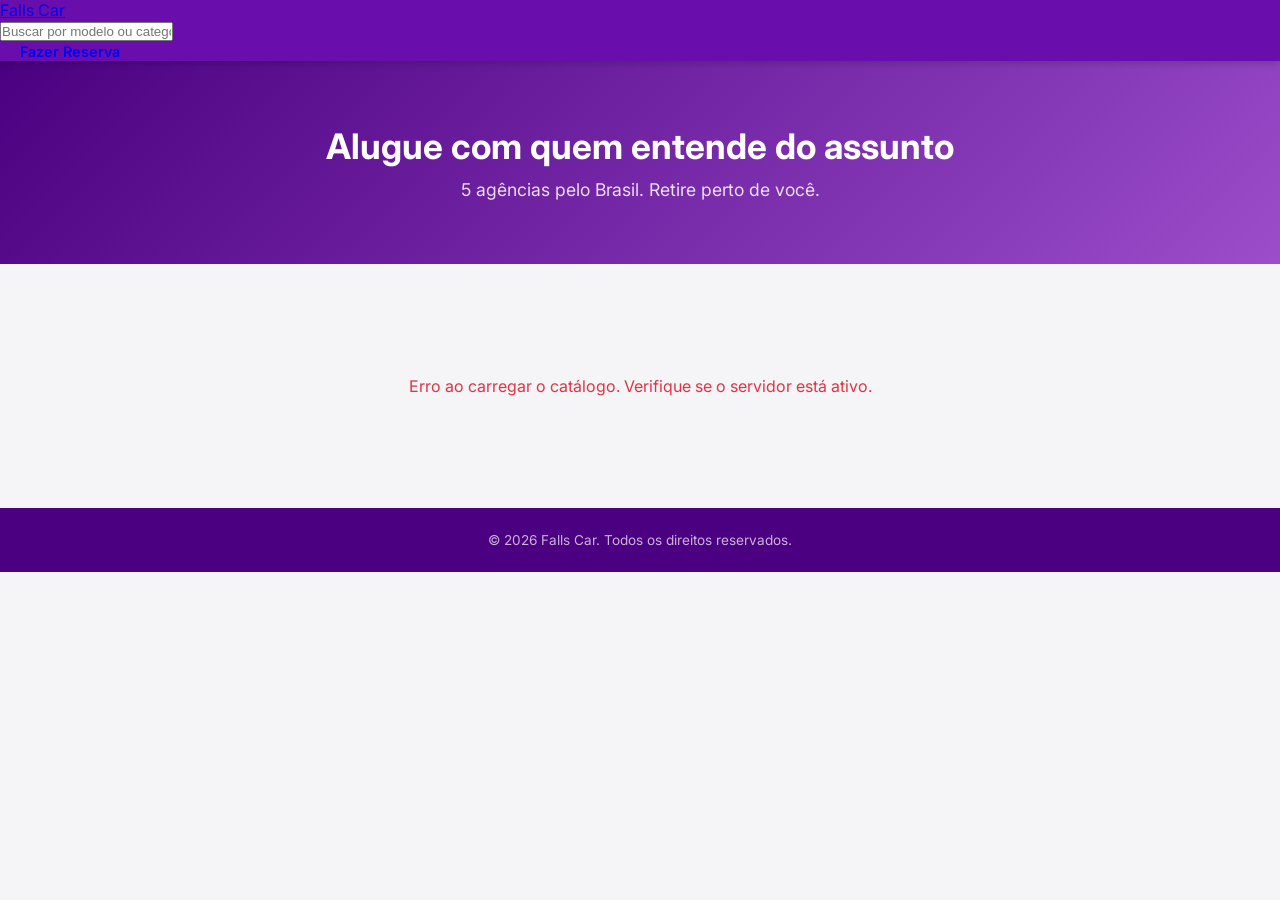
<file: frontend/index.html>
<!DOCTYPE html>
<html lang="pt-BR">
<head>
    <meta charset="UTF-8">
    <meta name="viewport" content="width=device-width, initial-scale=1.0">
    <title>Falls Car - Locadora de Veículos</title>
    <link rel="stylesheet" href="assets/css/style.css">
</head>
<body>

    <header class="header">
        <div class="header__inner">
            <a href="index.html" class="header__logo">Falls <span>Car</span></a>
            <div class="header__search">
                <input type="text" id="campoBusca" placeholder="Buscar por modelo ou categoria...">
            </div>
            <a href="checkout.html" class="btn btn--outline">Fazer Reserva</a>
        </div>
    </header>

    <main class="main">
        <section class="hero">
            <div class="hero__content">
                <h1>Alugue com quem entende do assunto</h1>
                <p>5 agências pelo Brasil. Retire perto de você.</p>
            </div>
        </section>

        <section class="vitrine">
            <div class="vitrine__inner">
                <div id="catalogoContainer"></div>
            </div>
        </section>
    </main>

    <footer class="footer">
        <p>&copy; 2026 Falls Car. Todos os direitos reservados.</p>
    </footer>

    <script src="assets/js/main.js"></script>
</body>
</html>
</file>
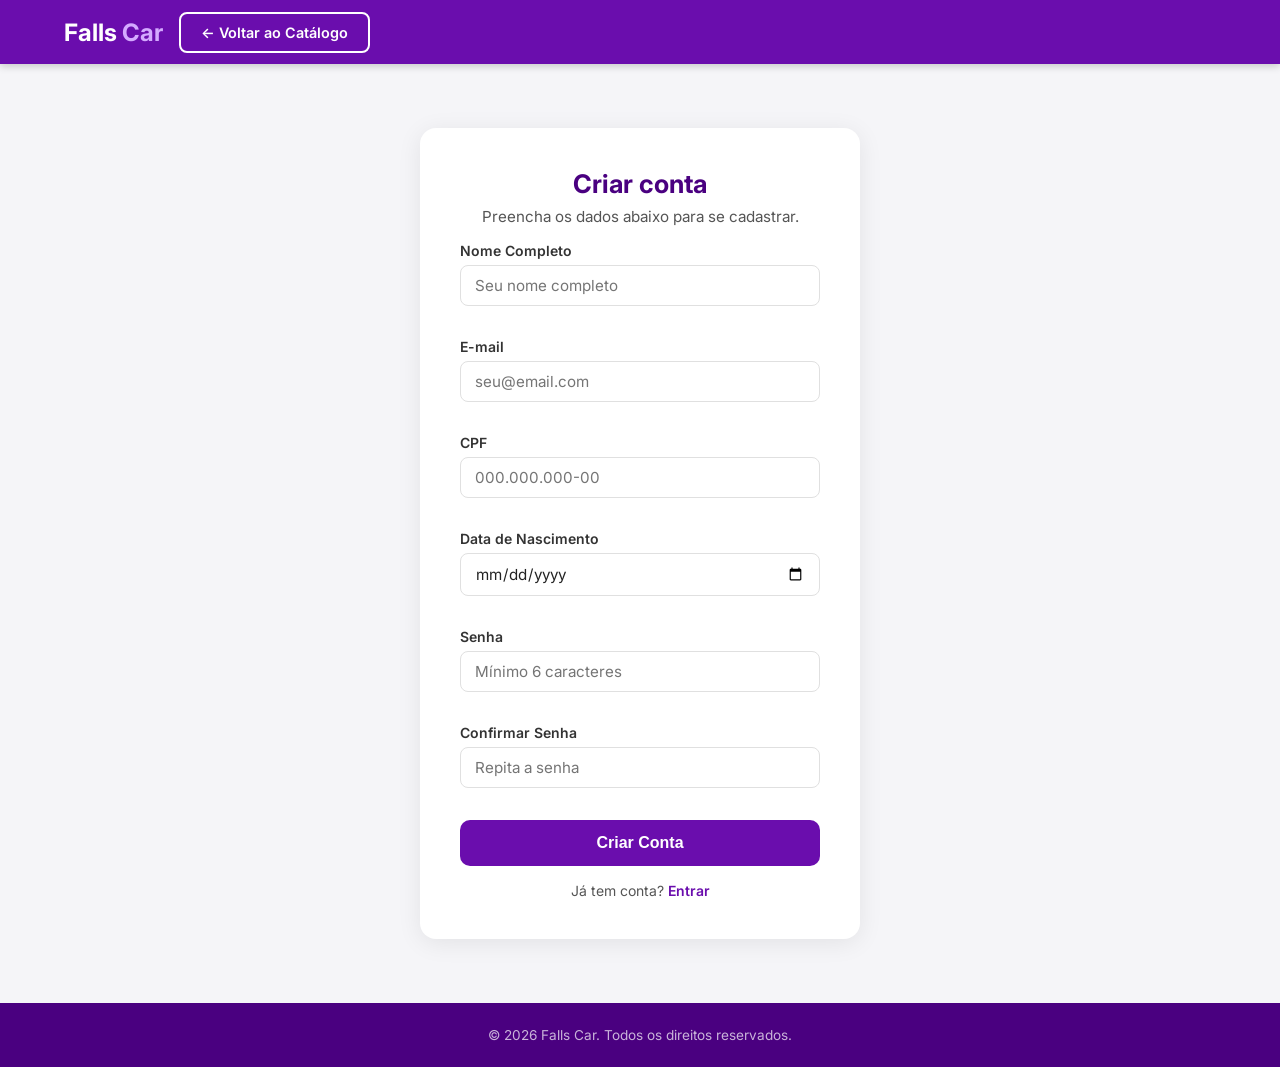
<file: frontend/cadastro.html>
<!DOCTYPE html>
<html lang="pt-BR">
<head>
    <meta charset="UTF-8">
    <meta name="viewport" content="width=device-width, initial-scale=1.0">
    <title>Falls Car - Cadastro</title>
    <link rel="stylesheet" href="assets/css/style.css">
</head>
<body>

    <header class="header">
        <div class="headerInner">
            <a href="index.html" class="headerLogo">Falls <span>Car</span></a>
            <a href="index.html" class="btn btnOutline">← Voltar ao Catálogo</a>
        </div>
    </header>

    <main class="main">
        <section class="auth">
            <div class="authCard">
                <h1 class="authTitulo">Criar conta</h1>
                <p class="authSubtitulo">Preencha os dados abaixo para se cadastrar.</p>

                <div id="mensagemRetorno" class="oculto"></div>

                <div class="campo">
                    <label for="nome">Nome Completo</label>
                    <input type="text" id="nome" placeholder="Seu nome completo">
                </div>

                <div class="campo">
                    <label for="email">E-mail</label>
                    <input type="email" id="email" placeholder="seu@email.com">
                </div>

                <div class="campo">
                    <label for="cpf">CPF</label>
                    <input type="text" id="cpf" placeholder="000.000.000-00" maxlength="14">
                </div>

                <div class="campo">
                    <label for="dataNasc">Data de Nascimento</label>
                    <input type="date" id="dataNasc">
                </div>

                <div class="campo">
                    <label for="senha">Senha</label>
                    <input type="password" id="senha" placeholder="Mínimo 6 caracteres">
                </div>

                <div class="campo">
                    <label for="confirmarSenha">Confirmar Senha</label>
                    <input type="password" id="confirmarSenha" placeholder="Repita a senha">
                </div>

                <button class="btn btnPrimary btnFull" id="btnCadastrar">Criar Conta</button>

                <p class="authLink">Já tem conta? <a href="login.html">Entrar</a></p>
            </div>
        </section>
    </main>

    <footer class="footer">
        <p>&copy; 2026 Falls Car. Todos os direitos reservados.</p>
    </footer>

    <script src="assets/js/cadastro.js"></script>
</body>
</html>
</file>
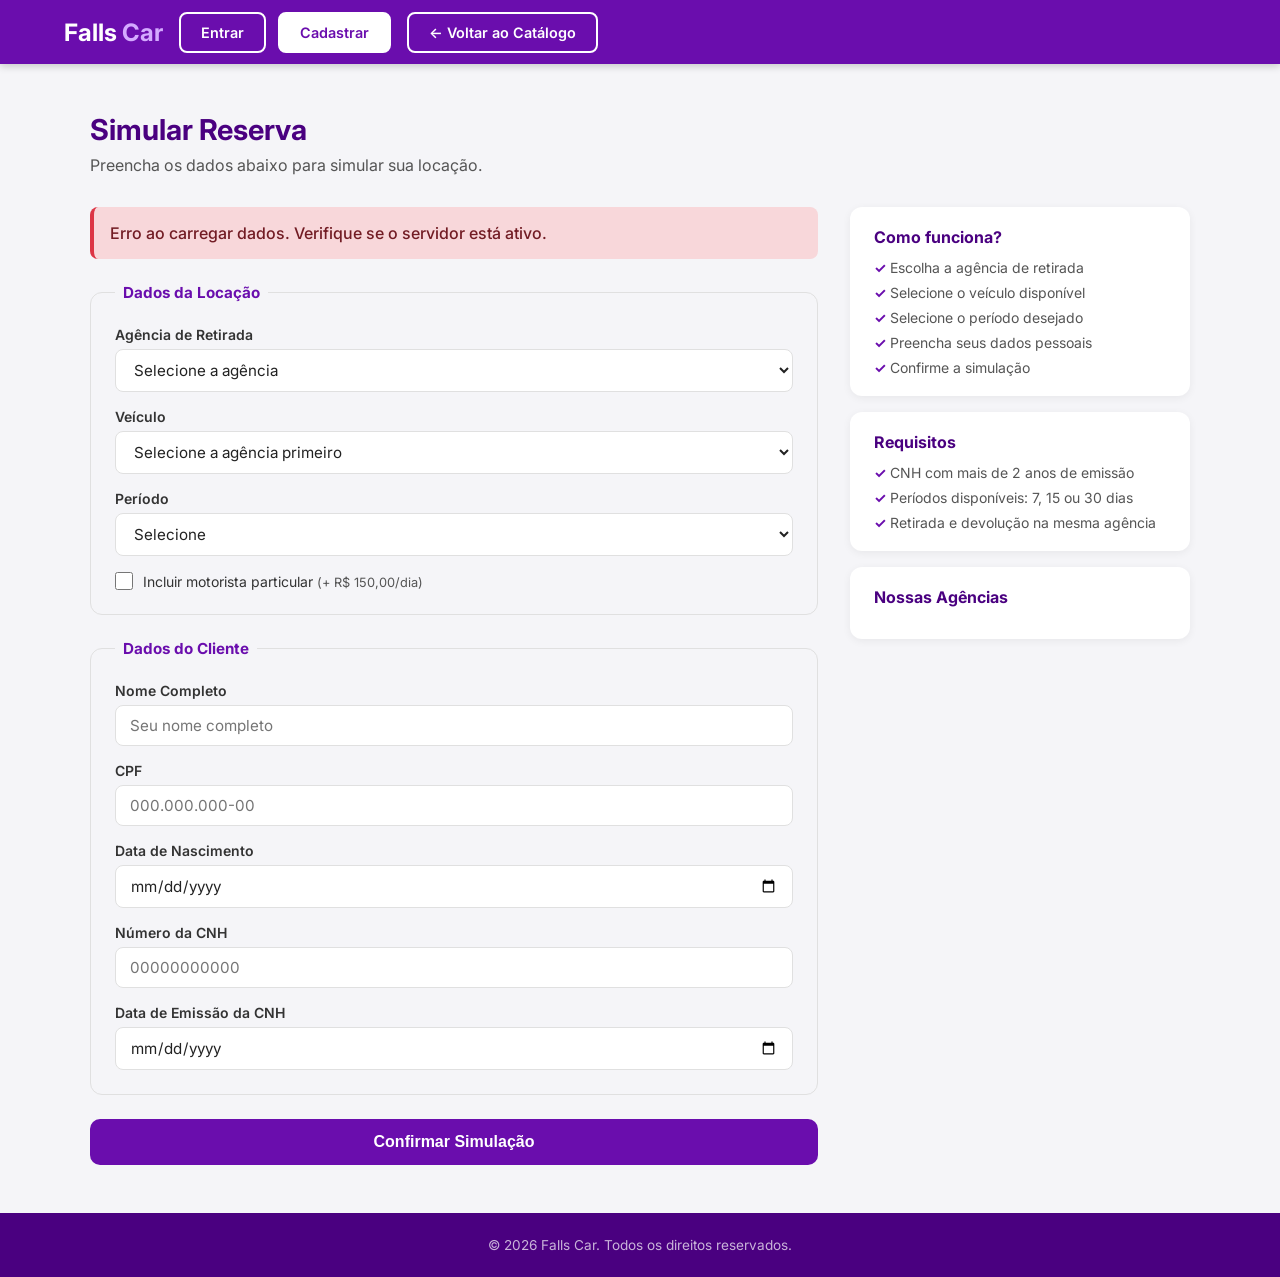
<file: frontend/checkout.html>
<!DOCTYPE html>
<html lang="pt-BR">
<head>
    <meta charset="UTF-8">
    <meta name="viewport" content="width=device-width, initial-scale=1.0">
    <title>Falls Car - Fazer Reserva</title>
    <link rel="stylesheet" href="assets/css/style.css">
</head>
<body>

    <header class="header">
        <div class="headerInner">
            <a href="index.html" class="headerLogo">Falls <span>Car</span></a>
            <div class="headerNav" id="areaUsuario"></div>
            <a href="index.html" class="btn btnOutline">← Voltar ao Catálogo</a>
        </div>
    </header>

    <main class="main">
        <section class="checkout">
            <div class="checkoutInner">
                <h1 class="checkoutTitulo">Simular Reserva</h1>
                <p class="checkoutSubtitulo">Preencha os dados abaixo para simular sua locação.</p>

                <div class="checkoutGrid">
                    <div class="checkoutFormWrap">
                        <div id="mensagemRetorno" class="oculto"></div>

                        <fieldset class="fieldset">
                            <legend>Dados da Locação</legend>

                            <div class="campo">
                                <label for="selectAgencia">Agência de Retirada</label>
                                <select id="selectAgencia">
                                    <option value="">Selecione a agência</option>
                                </select>
                            </div>

                            <div class="campo">
                                <label for="selectVeiculo">Veículo</label>
                                <select id="selectVeiculo">
                                    <option value="">Selecione a agência primeiro</option>
                                </select>
                            </div>

                            <div class="campo">
                                <label for="selectPeriodo">Período</label>
                                <select id="selectPeriodo">
                                    <option value="">Selecione</option>
                                    <option value="7">7 dias</option>
                                    <option value="15">15 dias</option>
                                    <option value="30">30 dias</option>
                                </select>
                            </div>

                            <div class="campo campoCheckbox">
                                <input type="checkbox" id="checkMotorista">
                                <label for="checkMotorista">Incluir motorista particular <span class="detalhe">(+ R$ 150,00/dia)</span></label>
                            </div>

                        </fieldset>

                        <fieldset class="fieldset">
                            <legend>Dados do Cliente</legend>

                            <div class="campo">
                                <label for="clienteNome">Nome Completo</label>
                                <input type="text" id="clienteNome" placeholder="Seu nome completo">
                            </div>

                            <div class="campo">
                                <label for="clienteCpf">CPF</label>
                                <input type="text" id="clienteCpf" placeholder="000.000.000-00" maxlength="14">
                            </div>

                            <div class="campo">
                                <label for="clienteNasc">Data de Nascimento</label>
                                <input type="date" id="clienteNasc">
                            </div>

                            <div class="campo">
                                <label for="cnhNumero">Número da CNH</label>
                                <input type="text" id="cnhNumero" placeholder="00000000000" maxlength="11">
                            </div>

                            <div class="campo">
                                <label for="cnhEmissao">Data de Emissão da CNH</label>
                                <input type="date" id="cnhEmissao">
                            </div>

                        </fieldset>

                        <div class="checkoutResumo oculto" id="resumoPreco">
                            <span>Valor estimado:</span>
                            <strong id="valorEstimado">R$ 0,00</strong>
                        </div>

                        <button class="btn btnPrimary btnFull" id="btnReservar">Confirmar Simulação</button>
                    </div>

                    <div class="checkoutInfo">
                        <div class="infoCard">
                            <h3>Como funciona?</h3>
                            <ul>
                                <li>Escolha a agência de retirada</li>
                                <li>Selecione o veículo disponível</li>
                                <li>Selecione o período desejado</li>
                                <li>Preencha seus dados pessoais</li>
                                <li>Confirme a simulação</li>
                            </ul>
                        </div>
                        <div class="infoCard">
                            <h3>Requisitos</h3>
                            <ul>
                                <li>CNH com mais de 2 anos de emissão</li>
                                <li>Períodos disponíveis: 7, 15 ou 30 dias</li>
                                <li>Retirada e devolução na mesma agência</li>
                            </ul>
                        </div>
                        <div class="infoCard">
                            <h3>Nossas Agências</h3>
                            <ul id="listaAgenciasInfo"></ul>
                        </div>
                    </div>

                </div>
            </div>
        </section>
    </main>

    <footer class="footer">
        <p>&copy; 2026 Falls Car. Todos os direitos reservados.</p>
    </footer>

    <script src="assets/js/autenticar.js"></script>
    <script src="assets/js/checkout.js"></script>
</body>
</html>
</file>
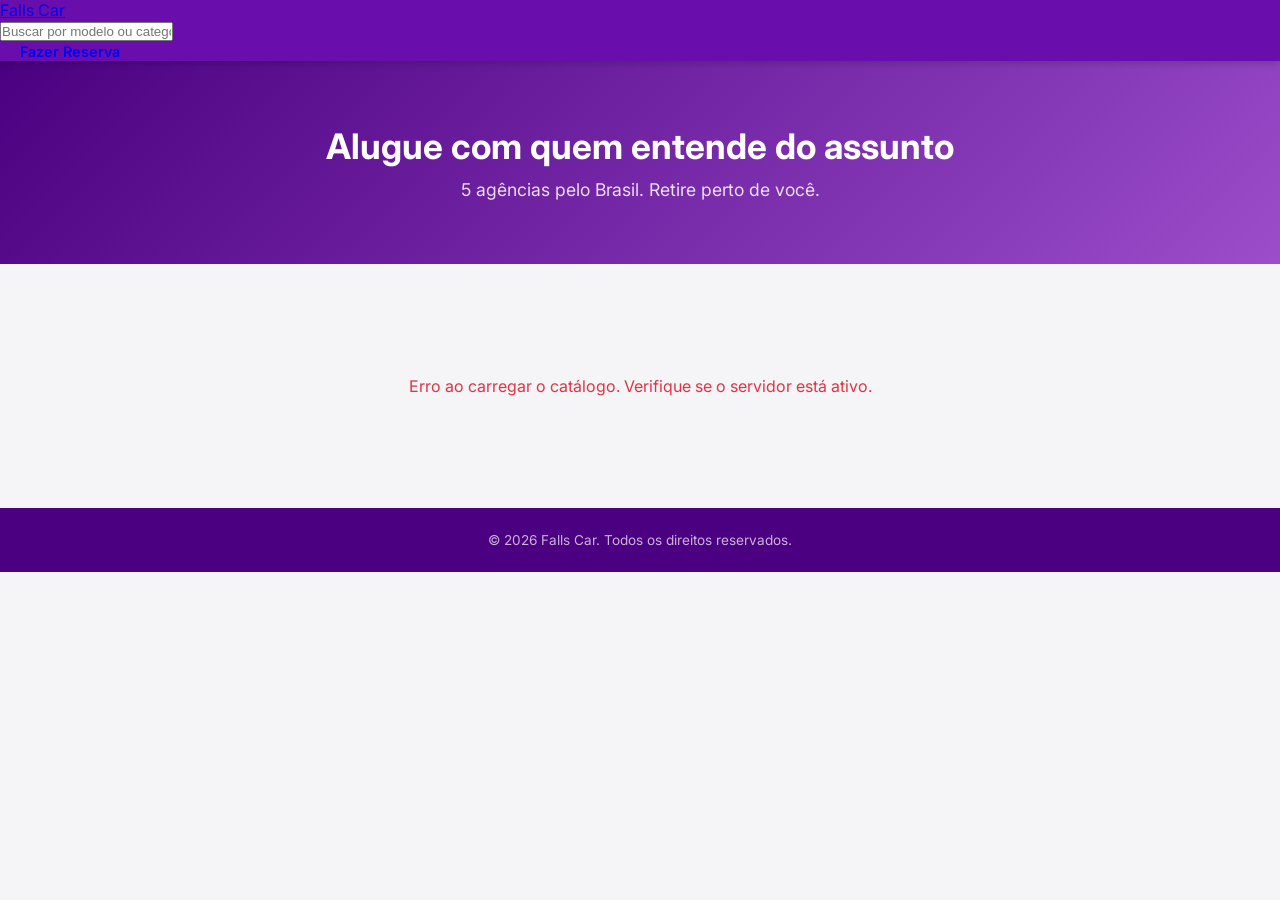
<file: frontend/confirmacao.html>
<!DOCTYPE html>
<html lang="pt-BR">
<head>
    <meta charset="UTF-8">
    <meta name="viewport" content="width=device-width, initial-scale=1.0">
    <title>Falls Car - Reserva Confirmada</title>
    <link rel="stylesheet" href="assets/css/style.css">
</head>
<body>

    <header class="header">
        <div class="headerInner">
            <a href="index.html" class="headerLogo">Falls <span>Car</span></a>
            <div class="headerNav" id="areaUsuario"></div>
            <a href="index.html" class="btn btnOutline">← Voltar ao Catálogo</a>
        </div>
    </header>

    <main class="main">
        <section class="confirmacao">
            <div class="confirmacaoInner">
                <div class="confirmacaoIcone">✅</div>
                <h1 class="confirmacaoTitulo">Reserva Confirmada!</h1>
                <p class="confirmacaoSubtitulo">Sua simulação foi registrada com sucesso.</p>

                <div class="confirmacaoCard">
                    <div class="confirmacaoLinha">
                        <span>Número da Reserva</span>
                        <strong id="confReservaId">—</strong>
                    </div>
                    <div class="confirmacaoLinha">
                        <span>Veículo</span>
                        <strong id="confVeiculo">—</strong>
                    </div>
                    <div class="confirmacaoLinha">
                        <span>Agência de Retirada</span>
                        <strong id="confAgencia">—</strong>
                    </div>
                    <div class="confirmacaoLinha">
                        <span>Período</span>
                        <strong id="confPeriodo">—</strong>
                    </div>
                    <div class="confirmacaoLinha">
                        <span>Motorista Particular</span>
                        <strong id="confMotorista">—</strong>
                    </div>
                    <div class="confirmacaoLinha">
                        <span>Pagamento</span>
                        <strong id="confPagamento">—</strong>
                    </div>
                    <div class="confirmacaoLinha confirmacaoLinhaDestaque">
                        <span>Valor Total</span>
                        <strong id="confValor">—</strong>
                    </div>
                </div>

                <div class="confirmacaoAcoes">
                    <a href="index.html" class="btn btnPrimary">Ver outros veículos</a>
                    <a href="checkout.html" class="btn btnOutlineRoxo">Fazer nova reserva</a>
                </div>
            </div>
        </section>
    </main>

    <footer class="footer">
        <p>&copy; 2026 Falls Car. Todos os direitos reservados.</p>
    </footer>

    <script src="assets/js/autenticar.js"></script>
    <script src="assets/js/confirmacao.js"></script>
</body>
</html>
</file>
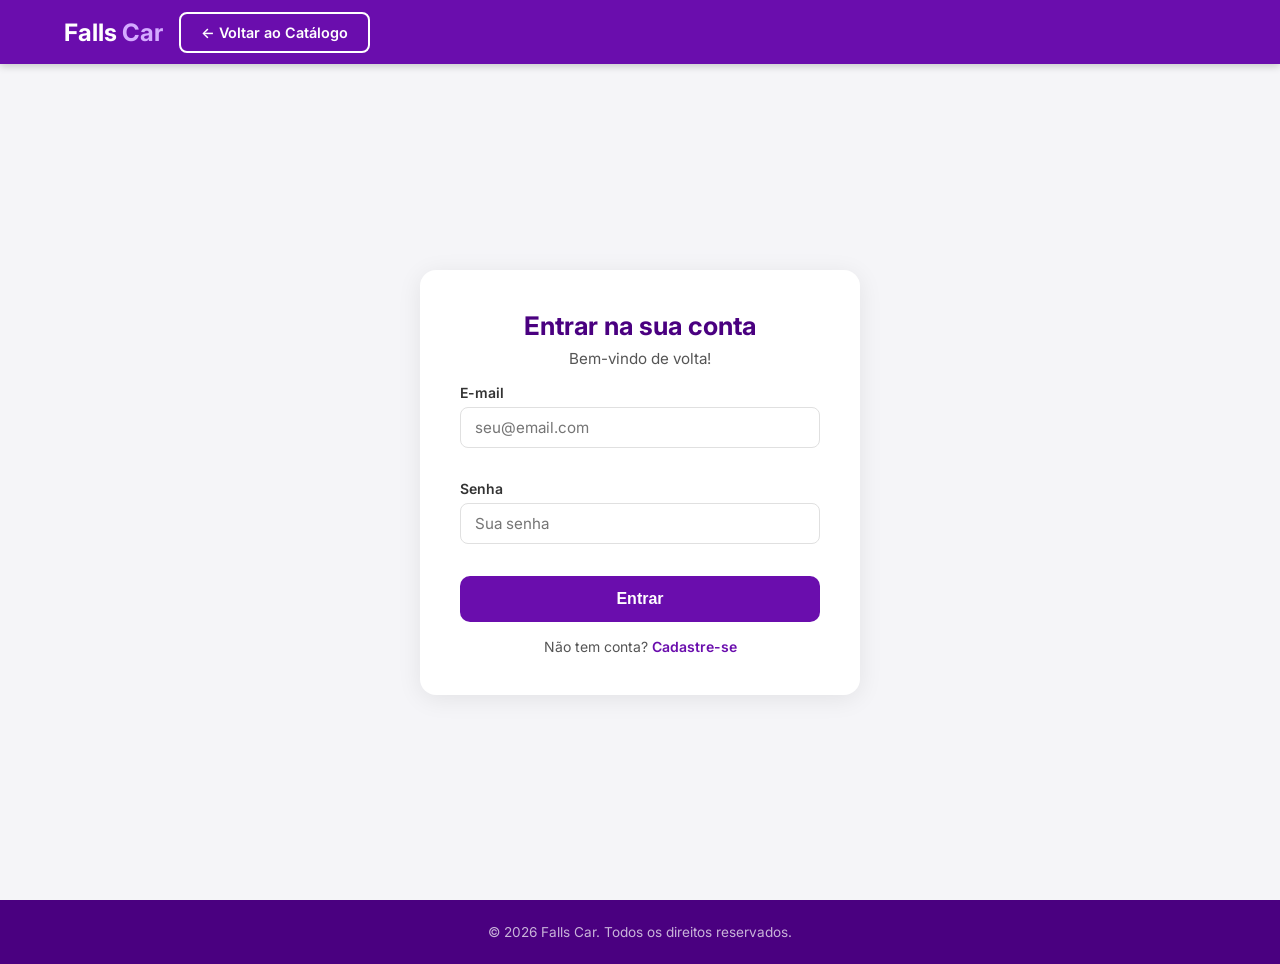
<file: frontend/login.html>
<!DOCTYPE html>
<html lang="pt-BR">
<head>
    <meta charset="UTF-8">
    <meta name="viewport" content="width=device-width, initial-scale=1.0">
    <title>Falls Car - Login</title>
    <link rel="stylesheet" href="assets/css/style.css">
</head>
<body>

    <header class="header">
        <div class="headerInner">
            <a href="index.html" class="headerLogo">Falls <span>Car</span></a>
            <a href="index.html" class="btn btnOutline">← Voltar ao Catálogo</a>
        </div>
    </header>

    <main class="main">
        <section class="auth">
            <div class="authCard">
                <h1 class="authTitulo">Entrar na sua conta</h1>
                <p class="authSubtitulo">Bem-vindo de volta!</p>

                <div id="mensagemRetorno" class="oculto"></div>

                <div class="campo">
                    <label for="email">E-mail</label>
                    <input type="email" id="email" placeholder="seu@email.com">
                </div>

                <div class="campo">
                    <label for="senha">Senha</label>
                    <input type="password" id="senha" placeholder="Sua senha">
                </div>

                <button class="btn btnPrimary btnFull" id="btnLogin">Entrar</button>

                <p class="authLink">Não tem conta? <a href="cadastro.html">Cadastre-se</a></p>
            </div>
        </section>
    </main>

    <footer class="footer">
        <p>&copy; 2026 Falls Car. Todos os direitos reservados.</p>
    </footer>

    <script src="assets/js/login.js"></script>
</body>
</html>
</file>
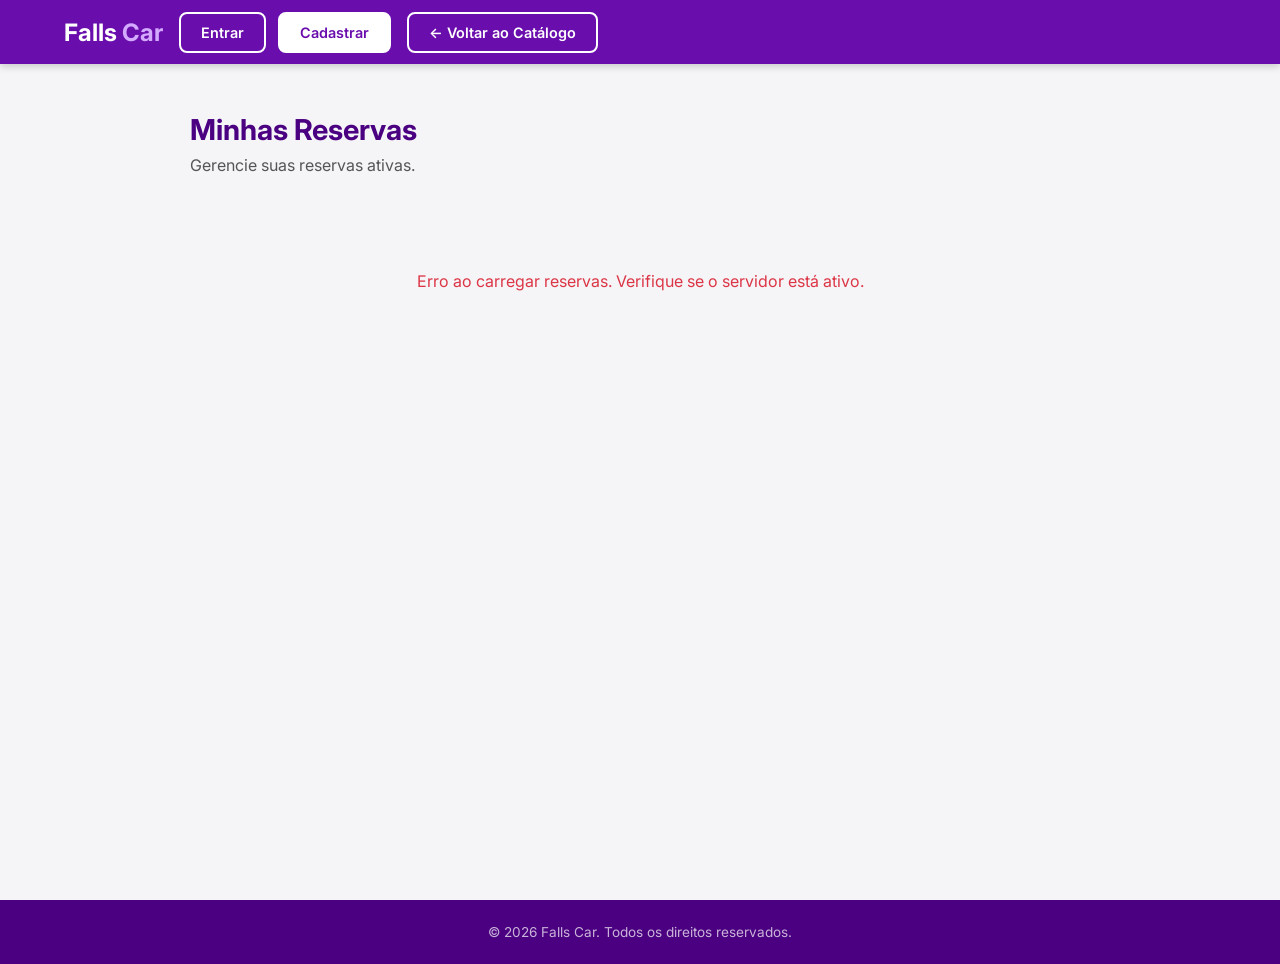
<file: frontend/minhasReservas.html>
<!DOCTYPE html>
<html lang="pt-BR">
<head>
    <meta charset="UTF-8">
    <meta name="viewport" content="width=device-width, initial-scale=1.0">
    <title>Falls Car - Minhas Reservas</title>
    <link rel="stylesheet" href="assets/css/style.css">
</head>
<body>

    <header class="header">
        <div class="headerInner">
            <a href="index.html" class="headerLogo">Falls <span>Car</span></a>
            <div class="headerNav" id="areaUsuario"></div>
            <a href="index.html" class="btn btnOutline">← Voltar ao Catálogo</a>
        </div>
    </header>

    <main class="main">
        <section class="minhasReservas">
            <div class="minhasReservasInner">
                <h1 class="minhasReservasTitulo">Minhas Reservas</h1>
                <p class="minhasReservasSubtitulo">Gerencie suas reservas ativas.</p>
                <div id="reservasContainer"></div>
            </div>
        </section>
    </main>

    <footer class="footer">
        <p>&copy; 2026 Falls Car. Todos os direitos reservados.</p>
    </footer>

    <script src="assets/js/autenticar.js"></script>
    <script src="assets/js/minhasReservas.js"></script>
</body>
</html>
</file>
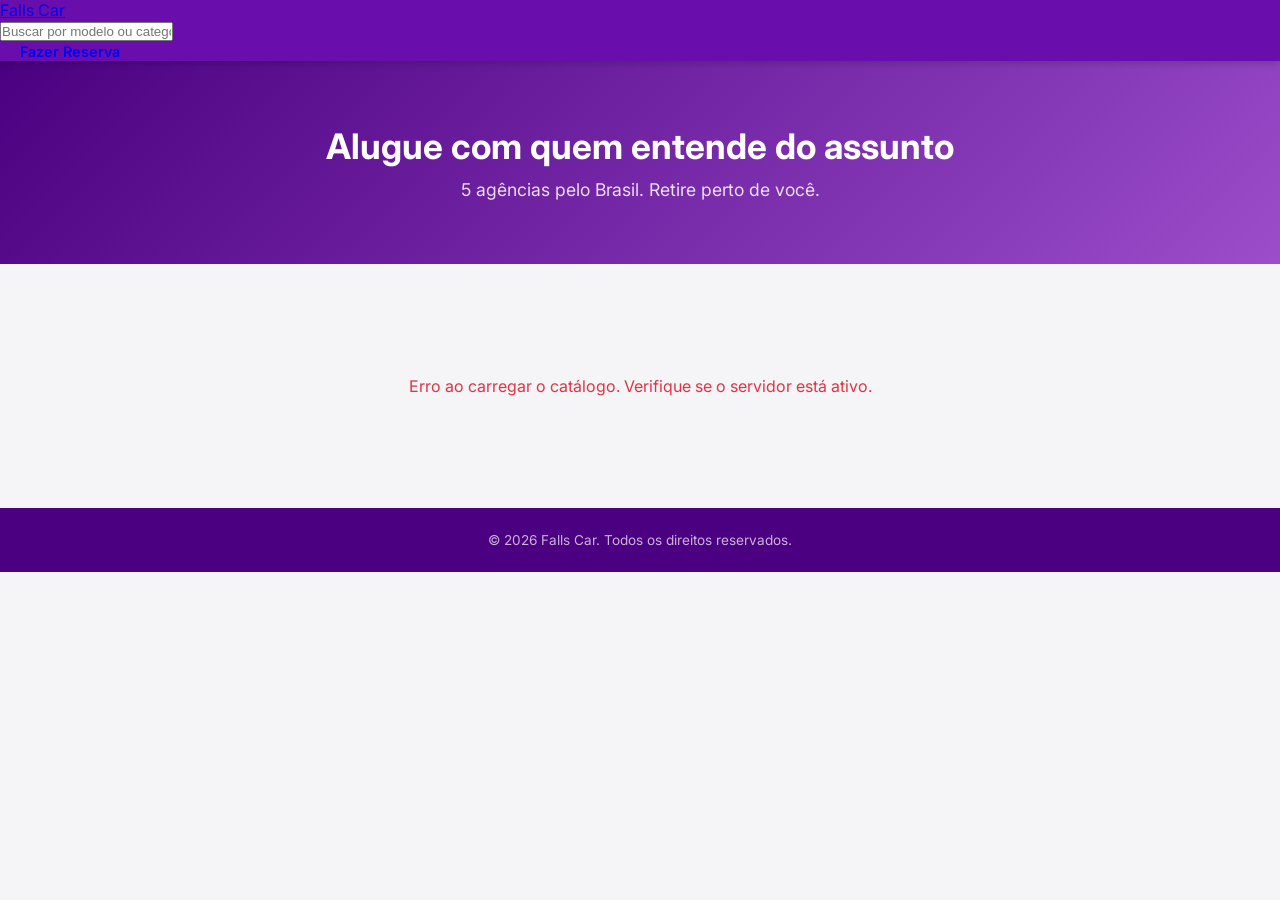
<file: frontend/pagamento.html>
<!DOCTYPE html>
<html lang="pt-BR">
<head>
    <meta charset="UTF-8">
    <meta name="viewport" content="width=device-width, initial-scale=1.0">
    <title>Falls Car - Pagamento</title>
    <link rel="stylesheet" href="assets/css/style.css">
</head>
<body>

    <header class="header">
        <div class="headerInner">
            <a href="index.html" class="headerLogo">Falls <span>Car</span></a>
            <div class="headerNav" id="areaUsuario"></div>
            <a href="checkout.html" class="btn btnOutline">← Voltar</a>
        </div>
    </header>

    <main class="main">
        <section class="pagamento">
            <div class="pagamentoInner">
                <h1 class="pagamentoTitulo">Finalizar Pagamento</h1>
                <p class="pagamentoSubtitulo">Escolha a forma de pagamento para concluir sua reserva.</p>

                <div class="pagamentoGrid">

                    <div class="pagamentoFormWrap">
                        <div id="mensagemRetorno" class="oculto"></div>

                        <div class="pagamentoTabs">
                            <button class="pagamentoTab ativo" data-tab="credito">💳 Crédito</button>
                            <button class="pagamentoTab" data-tab="debito">🏦 Débito</button>
                            <button class="pagamentoTab" data-tab="pix">⚡ Pix</button>
                        </div>

                        <div class="pagamentoConteudo" id="tabCredito">
                            <div class="campo">
                                <label for="creditoNumero">Número do Cartão</label>
                                <input type="text" id="creditoNumero" placeholder="0000 0000 0000 0000" maxlength="19">
                            </div>
                            <div class="campo">
                                <label for="creditoNome">Nome no Cartão</label>
                                <input type="text" id="creditoNome" placeholder="Como está no cartão">
                            </div>
                            <div class="pagamentoDuplo">
                                <div class="campo">
                                    <label for="creditoValidade">Validade</label>
                                    <input type="text" id="creditoValidade" placeholder="MM/AA" maxlength="5">
                                </div>
                                <div class="campo">
                                    <label for="creditoCvv">CVV</label>
                                    <input type="text" id="creditoCvv" placeholder="000" maxlength="3">
                                </div>
                            </div>
                            <div class="campo">
                                <label for="creditoParcelas">Parcelas</label>
                                <select id="creditoParcelas"></select>
                            </div>
                        </div>

                        <div class="pagamentoConteudo oculto" id="tabDebito">
                            <div class="campo">
                                <label for="debitoNumero">Número do Cartão</label>
                                <input type="text" id="debitoNumero" placeholder="0000 0000 0000 0000" maxlength="19">
                            </div>
                            <div class="campo">
                                <label for="debitoNome">Nome no Cartão</label>
                                <input type="text" id="debitoNome" placeholder="Como está no cartão">
                            </div>
                            <div class="pagamentoDuplo">
                                <div class="campo">
                                    <label for="debitoValidade">Validade</label>
                                    <input type="text" id="debitoValidade" placeholder="MM/AA" maxlength="5">
                                </div>
                                <div class="campo">
                                    <label for="debitoCvv">CVV</label>
                                    <input type="text" id="debitoCvv" placeholder="000" maxlength="3">
                                </div>
                            </div>
                        </div>

                        <div class="pagamentoConteudo oculto" id="tabPix">
                            <div class="pixContainer">
                                <div class="pixQrcode" id="pixQrcode">
                                    <div class="pixQrcodeInner">⬛⬜⬛<br>⬜⬛⬜<br>⬛⬜⬛</div>
                                </div>
                                <p class="pixInstrucao">Escaneie o QR Code acima com o app do seu banco ou copie a chave Pix abaixo:</p>
                                <div class="pixChave">
                                    <span id="pixChaveTexto">fallscar@pagamentos.com.br</span>
                                    <button class="btn btnPrimary" id="btnCopiarPix">Copiar</button>
                                </div>
                                <p class="pixAviso">⚠️ O pagamento via Pix é confirmado em até 5 minutos.</p>
                            </div>
                        </div>

                        <button class="btn btnPrimary btnFull" id="btnPagar">Confirmar Pagamento</button>
                    </div>

                    <div class="pagamentoResumo">
                        <div class="infoCard">
                            <h3>Resumo da Reserva</h3>
                            <ul class="resumoLista">
                                <li><span>Reserva</span><strong id="resumoId">—</strong></li>
                                <li><span>Veículo</span><strong id="resumoVeiculo">—</strong></li>
                                <li><span>Agência</span><strong id="resumoAgencia">—</strong></li>
                                <li><span>Período</span><strong id="resumoPeriodo">—</strong></li>
                                <li><span>Motorista</span><strong id="resumoMotorista">—</strong></li>
                            </ul>
                            <div class="resumoTotal">
                                <span>Total</span>
                                <strong id="resumoValor">—</strong>
                            </div>
                        </div>
                    </div>

                </div>
            </div>
        </section>
    </main>

    <footer class="footer">
        <p>&copy; 2026 Falls Car. Todos os direitos reservados.</p>
    </footer>

    <script src="assets/js/autenticar.js"></script>
    <script src="assets/js/pagamento.js"></script>
</body>
</html>
</file>
<file: frontend/assets/css/style.css>
@import url('https://fonts.googleapis.com/css2?family=Inter:wght@400;500;600;700&display=swap');

* {
    margin: 0;
    padding: 0;
    box-sizing: border-box;
}

:root {
    --roxo: #6a0dad;
    --roxo-escuro: #4a0080;
    --roxo-claro: #9b4dca;
    --branco: #ffffff;
    --cinza-fundo: #f5f5f8;
    --cinza-borda: #e0e0e0;
    --cinza-texto: #555555;
    --verde: #28a745;
    --vermelho: #dc3545;
    --amarelo: #ffc107;
}

body {
    font-family: 'Inter', sans-serif;
    background-color: var(--cinza-fundo);
    color: #222;
}

.header {
    position: sticky;
    top: 0;
    z-index: 100;
    background-color: var(--roxo);
    box-shadow: 0 2px 8px rgba(0,0,0,0.2);
}

.headerInner {
    max-width: 1200px;
    margin: 0 auto;
    padding: 0 24px;
    height: 64px;
    display: flex;
    align-items: center;
    gap: 16px;
}

.headerLogo {
    font-size: 1.5rem;
    font-weight: 700;
    color: var(--branco);
    text-decoration: none;
    white-space: nowrap;
}

.headerLogo span {
    color: #d4aaff;
}

.headerSearch {
    flex: 1;
    min-width: 0;
}

.headerSearch input {
    width: 100%;
    padding: 10px 16px;
    border-radius: 8px;
    border: none;
    font-size: 0.95rem;
    outline: none;
    background: rgba(255,255,255,0.15);
    color: var(--branco);
}

.headerSearch input::placeholder {
    color: rgba(255,255,255,0.6);
}

.headerSearch input:focus {
    background: rgba(255,255,255,0.25);
}

.headerNav {
    display: flex;
    align-items: center;
    gap: 12px;
}

.headerUsuario {
    color: rgba(255,255,255,0.9);
    font-size: 0.9rem;
    font-weight: 500;
}

.btn {
    padding: 10px 20px;
    border-radius: 8px;
    font-size: 0.9rem;
    font-weight: 600;
    cursor: pointer;
    text-decoration: none;
    border: none;
    transition: all 0.2s;
    white-space: nowrap;
}

.btnOutline {
    border: 2px solid var(--branco);
    color: var(--branco);
    background: transparent;
}

.btnOutline:hover {
    background: var(--branco);
    color: var(--roxo);
}

.btnPrimary {
    background: var(--roxo);
    color: var(--branco);
}

.btnPrimary:hover {
    background: var(--roxo-escuro);
}

.btnBranco {
    background: var(--branco);
    color: var(--roxo);
    border: 2px solid var(--branco);
}

.btnBranco:hover {
    background: transparent;
    color: var(--branco);
}

.btnOutlineRoxo {
    border: 2px solid var(--roxo);
    color: var(--roxo);
    background: transparent;
    padding: 10px 20px;
    border-radius: 8px;
    font-size: 0.9rem;
    font-weight: 600;
    cursor: pointer;
    text-decoration: none;
    transition: all 0.2s;
}

.btnOutlineRoxo:hover {
    background: var(--roxo);
    color: var(--branco);
}

.btnFull {
    width: 100%;
    padding: 14px;
    font-size: 1rem;
    border-radius: 10px;
}

.btnDanger {
    background: var(--vermelho);
    color: var(--branco);
    padding: 10px 20px;
    border-radius: 8px;
    font-size: 0.9rem;
    font-weight: 600;
    cursor: pointer;
    border: none;
    transition: all 0.2s;
}

.btnDanger:hover {
    background: #b02a37;
}

.hero {
    background: linear-gradient(135deg, var(--roxo-escuro), var(--roxo-claro));
    padding: 64px 24px;
    text-align: center;
    color: var(--branco);
}

.hero h1 {
    font-size: 2.2rem;
    font-weight: 700;
    margin-bottom: 12px;
}

.hero p {
    font-size: 1.1rem;
    opacity: 0.85;
}

.vitrine {
    padding: 48px 24px;
}

.vitrineInner {
    max-width: 1200px;
    margin: 0 auto;
}

.categoriaBloco {
    margin-bottom: 48px;
}

.categoriaBloco h2 {
    font-size: 1.3rem;
    font-weight: 700;
    color: var(--roxo-escuro);
    margin-bottom: 20px;
    padding-bottom: 8px;
    border-bottom: 3px solid var(--roxo);
    display: inline-block;
}

.cardsGrid {
    display: grid;
    grid-template-columns: repeat(auto-fill, minmax(280px, 1fr));
    gap: 24px;
}

.card {
    background: var(--branco);
    border-radius: 12px;
    overflow: hidden;
    box-shadow: 0 2px 8px rgba(0,0,0,0.08);
    transition: transform 0.2s, box-shadow 0.2s;
    display: flex;
    flex-direction: column;
}

.card:hover {
    transform: translateY(-4px);
    box-shadow: 0 8px 24px rgba(106,13,173,0.15);
}

.cardImgPlaceholder {
    width: 100%;
    height: 180px;
    background: linear-gradient(135deg, #ede7f6, #d4aaff);
    display: flex;
    align-items: center;
    justify-content: center;
    font-size: 3rem;
}

.cardBody {
    padding: 16px;
    flex: 1;
    display: flex;
    flex-direction: column;
    gap: 8px;
}

.cardCategoria {
    font-size: 0.75rem;
    font-weight: 600;
    text-transform: uppercase;
    color: var(--roxo-claro);
    letter-spacing: 0.05em;
}

.cardNome {
    font-size: 1.2rem;
    font-weight: 700;
    color: #222;
}

.cardSpecs {
    font-size: 0.85rem;
    color: var(--cinza-texto);
    display: flex;
    flex-wrap: wrap;
    gap: 8px;
}

.cardSpecs span {
    background: var(--cinza-fundo);
    padding: 2px 8px;
    border-radius: 4px;
}

.cardAgencias {
    margin-top: 4px;
}

.cardAgencias p {
    font-size: 0.8rem;
    font-weight: 600;
    color: #444;
    margin-bottom: 4px;
}

.cardAgencias ul {
    list-style: none;
    display: flex;
    flex-direction: column;
    gap: 2px;
}

.cardAgencias ul li {
    font-size: 0.8rem;
    color: var(--cinza-texto);
}

.cardAgencias ul li::before {
    content: '📍 ';
}

.cardFooter {
    padding: 12px 16px;
    border-top: 1px solid var(--cinza-borda);
    display: flex;
    align-items: center;
    justify-content: space-between;
}

.cardPreco {
    font-size: 1.1rem;
    font-weight: 700;
    color: var(--roxo-escuro);
}

.cardPreco small {
    font-size: 0.75rem;
    font-weight: 400;
    color: var(--cinza-texto);
}

.cardImg {
    width: 100%;
    height: 180px;
    object-fit: cover;
}

.badge {
    display: inline-block;
    padding: 3px 10px;
    border-radius: 20px;
    font-size: 0.75rem;
    font-weight: 600;
}

.badgeLivre      { background: #d4edda; color: #155724; }
.badgeAlugado    { background: #f8d7da; color: #721c24; }
.badgeReservado  { background: #fff3cd; color: #856404; }
.badgeManutencao { background: #e2e3e5; color: #383d41; }

.footer {
    background: var(--roxo-escuro);
    color: rgba(255,255,255,0.7);
    text-align: center;
    padding: 24px;
    font-size: 0.85rem;
}

.loading {
    text-align: center;
    padding: 64px;
    color: var(--cinza-texto);
    font-size: 1rem;
}

.erroMsg {
    text-align: center;
    padding: 64px;
    color: var(--vermelho);
}

.checkout {
    padding: 48px 24px;
    min-height: calc(100vh - 64px);
}

.checkoutInner {
    max-width: 1100px;
    margin: 0 auto;
}

.checkoutTitulo {
    font-size: 1.8rem;
    font-weight: 700;
    color: var(--roxo-escuro);
    margin-bottom: 8px;
}

.checkoutSubtitulo {
    color: var(--cinza-texto);
    margin-bottom: 32px;
}

.checkoutGrid {
    display: grid;
    grid-template-columns: 1fr 340px;
    gap: 32px;
    align-items: start;
}

.checkoutFormWrap {
    flex: 1;
}

.checkoutInfo {
    display: flex;
    flex-direction: column;
}

.fieldset {
    border: 1px solid var(--cinza-borda);
    border-radius: 12px;
    padding: 24px;
    margin-bottom: 24px;
}

.fieldset legend {
    font-weight: 700;
    color: var(--roxo);
    padding: 0 8px;
    font-size: 0.95rem;
}

.campo {
    display: flex;
    flex-direction: column;
    gap: 6px;
    margin-bottom: 16px;
}

.campo:last-child {
    margin-bottom: 0;
}

.campo label {
    font-size: 0.875rem;
    font-weight: 600;
    color: #333;
}

.campo input,
.campo select {
    padding: 10px 14px;
    border: 1px solid var(--cinza-borda);
    border-radius: 8px;
    font-size: 0.95rem;
    font-family: 'Inter', sans-serif;
    outline: none;
    transition: border-color 0.2s;
    background: var(--branco);
    color: #222;
}

.campo input:focus,
.campo select:focus {
    border-color: var(--roxo);
}

.campoCheckbox {
    flex-direction: row;
    align-items: center;
    gap: 10px;
}

.campoCheckbox input {
    width: 18px;
    height: 18px;
    accent-color: var(--roxo);
    cursor: pointer;
}

.campoCheckbox label {
    font-weight: 400;
    cursor: pointer;
}

.detalhe {
    color: var(--cinza-texto);
    font-size: 0.8rem;
}

.checkoutResumo {
    display: flex;
    justify-content: space-between;
    align-items: center;
    background: #ede7f6;
    border-radius: 10px;
    padding: 16px 20px;
    margin-bottom: 16px;
    font-size: 1rem;
    color: var(--roxo-escuro);
}

.checkoutResumo strong {
    font-size: 1.4rem;
    font-weight: 700;
}

.infoCard {
    background: var(--branco);
    border-radius: 12px;
    padding: 20px 24px;
    margin-bottom: 16px;
    box-shadow: 0 2px 8px rgba(0,0,0,0.06);
}

.infoCard h3 {
    font-size: 1rem;
    font-weight: 700;
    color: var(--roxo-escuro);
    margin-bottom: 12px;
}

.infoCard ul {
    list-style: none;
    display: flex;
    flex-direction: column;
    gap: 8px;
}

.infoCard ul li {
    font-size: 0.875rem;
    color: var(--cinza-texto);
    padding-left: 16px;
    position: relative;
}

.infoCard ul li::before {
    content: '✓';
    position: absolute;
    left: 0;
    color: var(--roxo);
    font-weight: 700;
}

.mensagemSucesso {
    background: #d4edda;
    border-left: 4px solid var(--verde);
    color: #155724;
    padding: 16px;
    border-radius: 8px;
    margin-bottom: 24px;
    font-weight: 500;
}

.mensagemErro {
    background: #f8d7da;
    border-left: 4px solid var(--vermelho);
    color: #721c24;
    padding: 16px;
    border-radius: 8px;
    margin-bottom: 24px;
    font-weight: 500;
}

.confirmacao {
    padding: 64px 24px;
    min-height: calc(100vh - 64px);
    display: flex;
    align-items: center;
    justify-content: center;
}

.confirmacaoInner {
    max-width: 560px;
    width: 100%;
    text-align: center;
}

.confirmacaoIcone {
    font-size: 4rem;
    margin-bottom: 16px;
}

.confirmacaoTitulo {
    font-size: 2rem;
    font-weight: 700;
    color: var(--roxo-escuro);
    margin-bottom: 8px;
}

.confirmacaoSubtitulo {
    color: var(--cinza-texto);
    margin-bottom: 32px;
}

.confirmacaoCard {
    background: var(--branco);
    border-radius: 12px;
    box-shadow: 0 2px 12px rgba(0,0,0,0.08);
    overflow: hidden;
    margin-bottom: 32px;
    text-align: left;
}

.confirmacaoLinha {
    display: flex;
    justify-content: space-between;
    align-items: center;
    padding: 16px 24px;
    border-bottom: 1px solid var(--cinza-borda);
    font-size: 0.95rem;
}

.confirmacaoLinha:last-child {
    border-bottom: none;
}

.confirmacaoLinha span {
    color: var(--cinza-texto);
}

.confirmacaoLinhaDestaque {
    background: #ede7f6;
}

.confirmacaoLinhaDestaque span,
.confirmacaoLinhaDestaque strong {
    color: var(--roxo-escuro);
    font-size: 1.1rem;
}

.confirmacaoAcoes {
    display: flex;
    gap: 16px;
    justify-content: center;
    flex-wrap: wrap;
}

.auth {
    padding: 64px 24px;
    min-height: calc(100vh - 64px);
    display: flex;
    align-items: center;
    justify-content: center;
}

.authCard {
    background: var(--branco);
    border-radius: 16px;
    box-shadow: 0 4px 24px rgba(0,0,0,0.08);
    padding: 40px;
    width: 100%;
    max-width: 440px;
    display: flex;
    flex-direction: column;
    gap: 16px;
}

.authTitulo {
    font-size: 1.6rem;
    font-weight: 700;
    color: var(--roxo-escuro);
    text-align: center;
}

.authSubtitulo {
    color: var(--cinza-texto);
    text-align: center;
    font-size: 0.95rem;
    margin-top: -8px;
}

.authLink {
    text-align: center;
    font-size: 0.875rem;
    color: var(--cinza-texto);
}

.authLink a {
    color: var(--roxo);
    font-weight: 600;
    text-decoration: none;
}

.authLink a:hover {
    text-decoration: underline;
}

.pagamento {
    padding: 48px 24px;
    min-height: calc(100vh - 64px);
}

.pagamentoInner {
    max-width: 1100px;
    margin: 0 auto;
}

.pagamentoTitulo {
    font-size: 1.8rem;
    font-weight: 700;
    color: var(--roxo-escuro);
    margin-bottom: 8px;
}

.pagamentoSubtitulo {
    color: var(--cinza-texto);
    margin-bottom: 32px;
}

.pagamentoGrid {
    display: grid;
    grid-template-columns: 1fr 340px;
    gap: 32px;
    align-items: start;
}

.pagamentoFormWrap {
    background: var(--branco);
    border-radius: 12px;
    padding: 24px;
    box-shadow: 0 2px 8px rgba(0,0,0,0.06);
}

.pagamentoTabs {
    display: flex;
    border-bottom: 2px solid var(--cinza-borda);
    margin-bottom: 24px;
}

.pagamentoTab {
    padding: 12px 24px;
    background: none;
    border: none;
    font-size: 0.95rem;
    font-weight: 600;
    color: var(--cinza-texto);
    cursor: pointer;
    border-bottom: 3px solid transparent;
    margin-bottom: -2px;
    transition: all 0.2s;
    font-family: 'Inter', sans-serif;
}

.pagamentoTab:hover {
    color: var(--roxo);
}

.pagamentoTab.ativo {
    color: var(--roxo);
    border-bottom-color: var(--roxo);
}

.pagamentoConteudo {
    display: flex;
    flex-direction: column;
    gap: 4px;
    margin-bottom: 24px;
}

.pagamentoDuplo {
    display: grid;
    grid-template-columns: 1fr 1fr;
    gap: 16px;
}

.pixContainer {
    display: flex;
    flex-direction: column;
    align-items: center;
    gap: 16px;
    padding: 24px;
    background: var(--cinza-fundo);
    border-radius: 12px;
}

.pixQrcode {
    width: 160px;
    height: 160px;
    background: var(--branco);
    border: 2px solid var(--cinza-borda);
    border-radius: 12px;
    display: flex;
    align-items: center;
    justify-content: center;
}

.pixQrcodeInner {
    font-size: 2.5rem;
    line-height: 1.2;
    text-align: center;
}

.pixInstrucao {
    font-size: 0.875rem;
    color: var(--cinza-texto);
    text-align: center;
    max-width: 320px;
}

.pixChave {
    display: flex;
    align-items: center;
    gap: 12px;
    background: var(--branco);
    border: 1px solid var(--cinza-borda);
    border-radius: 8px;
    padding: 10px 16px;
    width: 100%;
    justify-content: space-between;
}

.pixChave span {
    font-size: 0.875rem;
    color: var(--roxo-escuro);
    font-weight: 600;
}

.pixAviso {
    font-size: 0.8rem;
    color: var(--cinza-texto);
    text-align: center;
}

.pagamentoResumo {
    position: sticky;
    top: 80px;
}

.resumoLista {
    list-style: none;
    display: flex;
    flex-direction: column;
    gap: 12px;
    margin-bottom: 16px;
}

.resumoLista li {
    display: flex;
    justify-content: space-between;
    align-items: center;
    font-size: 0.875rem;
    padding-left: 0;
    position: static;
}

.resumoLista li::before {
    display: none;
}

.resumoLista li span {
    color: var(--cinza-texto);
}

.resumoTotal {
    display: flex;
    justify-content: space-between;
    align-items: center;
    padding-top: 16px;
    border-top: 2px solid var(--cinza-borda);
    color: var(--roxo-escuro);
}

.resumoTotal strong {
    font-size: 1.3rem;
    font-weight: 700;
}

.minhasReservas {
    padding: 48px 24px;
    min-height: calc(100vh - 64px);
}

.minhasReservasInner {
    max-width: 900px;
    margin: 0 auto;
}

.minhasReservasTitulo {
    font-size: 1.8rem;
    font-weight: 700;
    color: var(--roxo-escuro);
    margin-bottom: 8px;
}

.minhasReservasSubtitulo {
    color: var(--cinza-texto);
    margin-bottom: 32px;
}

.semReservas {
    text-align: center;
    padding: 64px;
    color: var(--cinza-texto);
}

.reservaCard {
    background: var(--branco);
    border-radius: 12px;
    box-shadow: 0 2px 8px rgba(0,0,0,0.08);
    margin-bottom: 24px;
    overflow: hidden;
}

.reservaHeader {
    background: var(--roxo);
    padding: 12px 24px;
    display: flex;
    justify-content: space-between;
    align-items: center;
}

.reservaId {
    color: var(--branco);
    font-weight: 700;
    font-size: 1rem;
}

.reservaData {
    color: rgba(255,255,255,0.8);
    font-size: 0.85rem;
}

.reservaBody {
    padding: 24px;
}

.reservaInfo {
    display: grid;
    grid-template-columns: repeat(auto-fill, minmax(180px, 1fr));
    gap: 16px;
    margin-bottom: 16px;
}

.reservaItem {
    display: flex;
    flex-direction: column;
    gap: 4px;
}

.reservaItem span {
    font-size: 0.75rem;
    color: var(--cinza-texto);
    text-transform: uppercase;
    font-weight: 600;
    letter-spacing: 0.05em;
}

.reservaItem strong {
    font-size: 0.95rem;
    color: #222;
}

.reservaTotal {
    display: flex;
    justify-content: space-between;
    align-items: center;
    padding-top: 16px;
    border-top: 1px solid var(--cinza-borda);
    color: var(--roxo-escuro);
}

.reservaTotal strong {
    font-size: 1.2rem;
    font-weight: 700;
}

.reservaAcoes {
    padding: 16px 24px;
    border-top: 1px solid var(--cinza-borda);
    display: flex;
    gap: 12px;
    justify-content: flex-end;
}

.oculto {
    display: none;
}

@media (max-width: 768px) {
    .checkoutGrid {
        grid-template-columns: 1fr;
    }

    .pagamentoGrid {
        grid-template-columns: 1fr;
    }

    .hero h1 {
        font-size: 1.5rem;
    }

    .headerInner {
        gap: 12px;
    }
}
</file>
